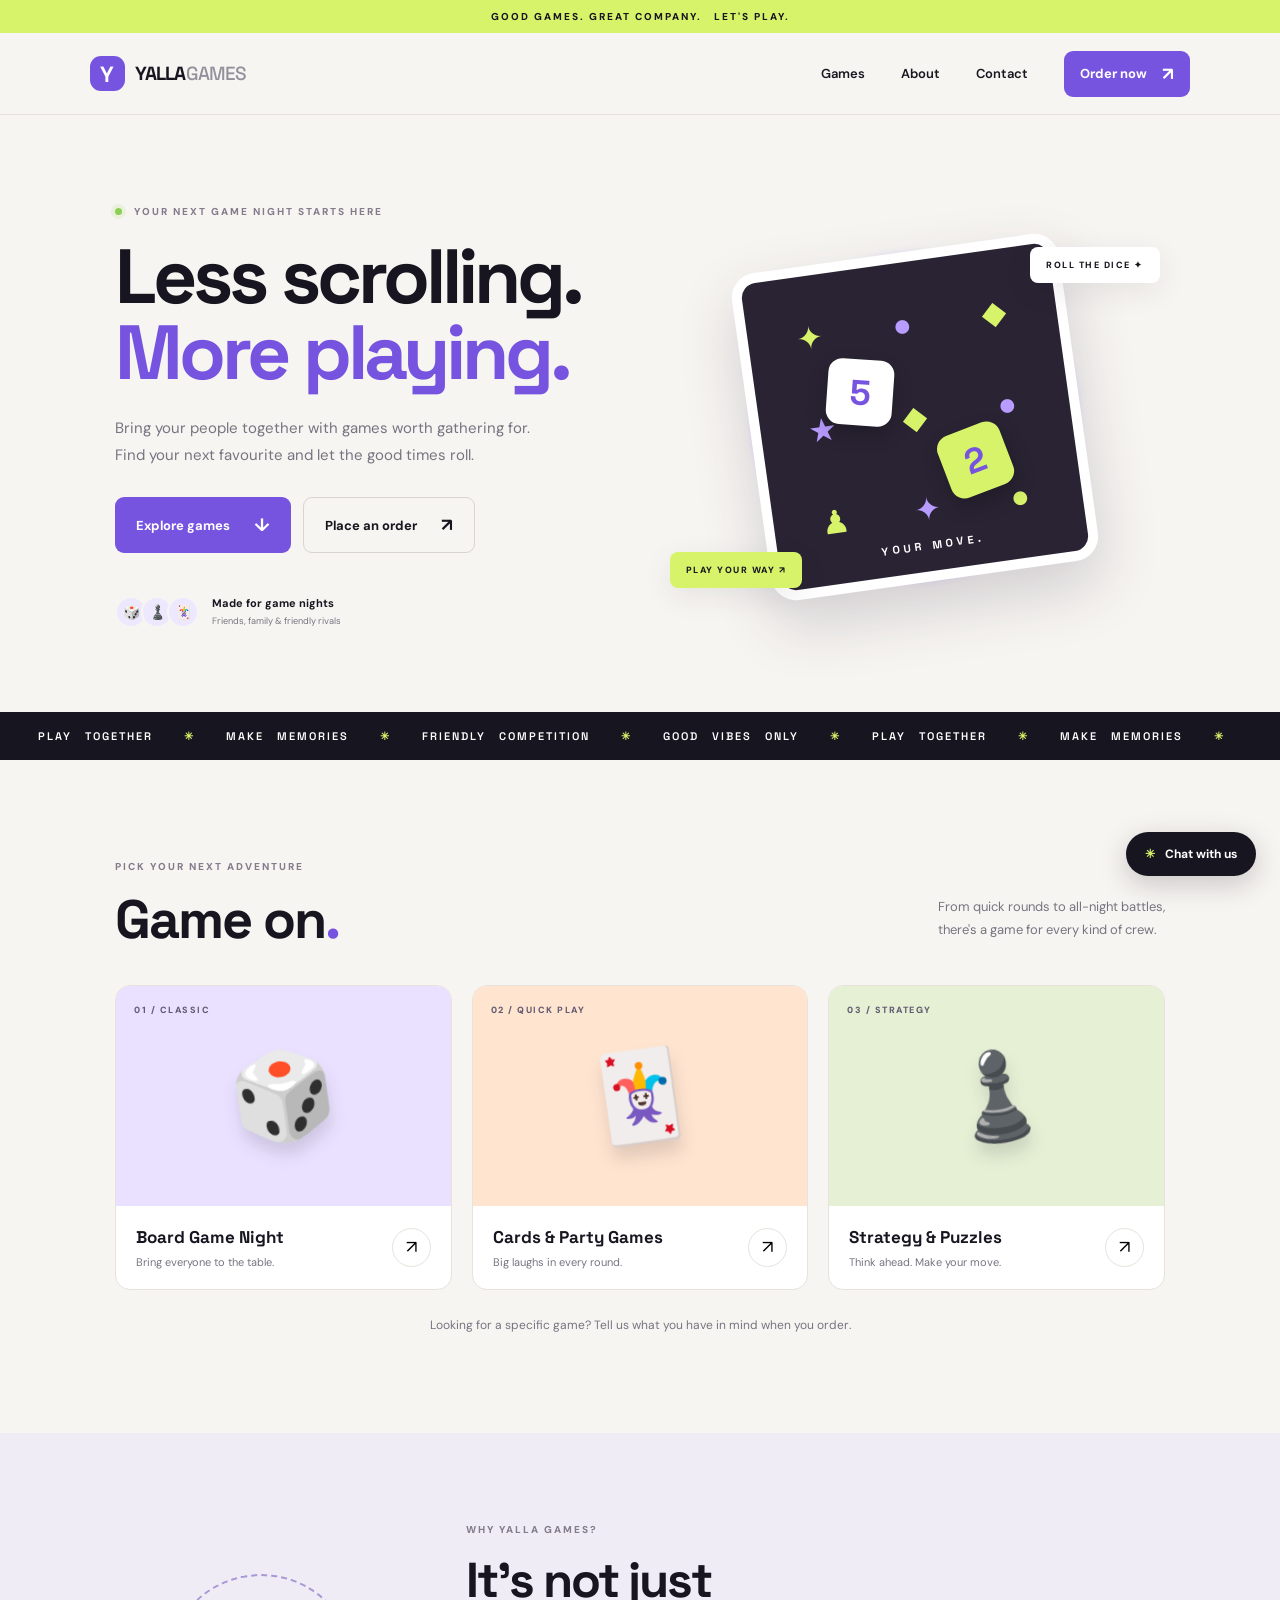
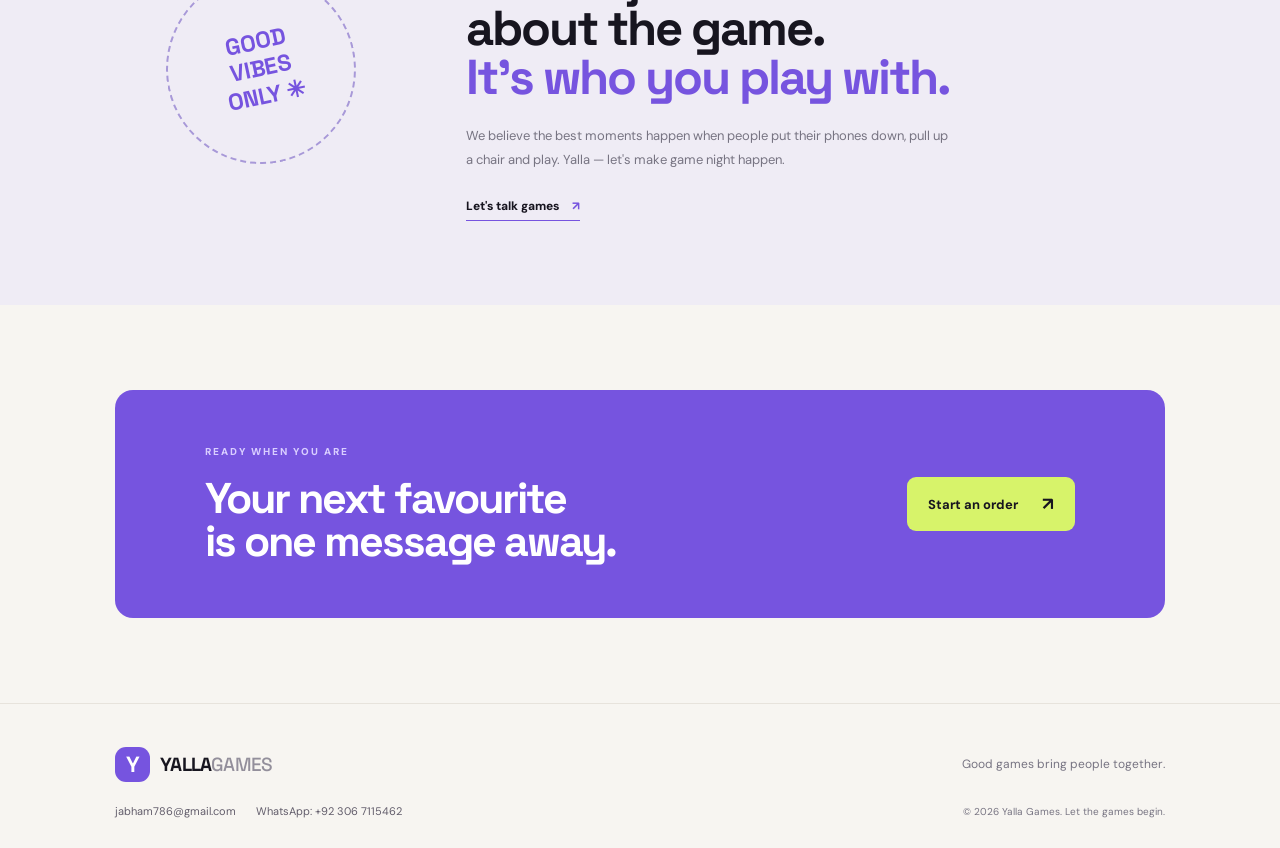
<file: index.html>
<!doctype html>
<html lang="en">
<head>
  <meta charset="utf-8">
  <meta name="viewport" content="width=device-width, initial-scale=1">
  <meta name="theme-color" content="#101018">
  <meta name="description" content="Yalla Games — discover board games, connect with friends and place your order directly.">
  <title>Yalla Games — Play Together</title>
  <link rel="preconnect" href="https://fonts.googleapis.com">
  <link rel="preconnect" href="https://fonts.gstatic.com" crossorigin>
  <link href="https://fonts.googleapis.com/css2?family=DM+Sans:wght@400;500;600;700&family=Space+Grotesk:wght@500;600;700&display=swap" rel="stylesheet">
  <link rel="stylesheet" href="styles.css">
  <script src="app.js" defer></script>
</head>
<body>
  <div class="announcement">GOOD GAMES. GREAT COMPANY. <span>LET'S PLAY.</span></div>
  <header class="site-header">
    <a class="brand" href="#home" aria-label="Yalla Games home"><span class="brand-mark">Y</span><span>YALLA<span class="brand-light">GAMES</span></span></a>
    <button class="menu-toggle" id="menuToggle" aria-label="Toggle navigation" aria-expanded="false">☰</button>
    <nav class="nav-links" id="navLinks">
      <a href="#games">Games</a><a href="#about">About</a><a href="#contact">Contact</a>
      <button class="button button-small" data-order="General order">Order now <span>↗</span></button>
    </nav>
  </header>

  <main>
    <section class="hero" id="home">
      <div class="hero-copy">
        <p class="eyebrow"><span class="pulse"></span> YOUR NEXT GAME NIGHT STARTS HERE</p>
        <h1>Less scrolling.<br><span>More playing.</span></h1>
        <p class="hero-text">Bring your people together with games worth gathering for. Find your next favourite and let the good times roll.</p>
        <div class="hero-actions"><a class="button" href="#games">Explore games <span>↓</span></a><button class="button button-ghost" data-order="General order">Place an order <span>↗</span></button></div>
        <div class="hero-proof"><div class="avatar-stack"><i>🎲</i><i>♟️</i><i>🃏</i></div><p><strong>Made for game nights</strong><br><small>Friends, family & friendly rivals</small></p></div>
      </div>
      <div class="hero-art" aria-label="Board game inspired illustration">
        <div class="art-glow"></div><div class="floating-tag tag-top">ROLL THE DICE ✦</div>
        <div class="game-board"><div class="board-grid"><span>✦</span><span>●</span><span>◆</span><span>★</span><span>◆</span><span>●</span><span>♟</span><span>✦</span><span>●</span></div><div class="dice dice-one">5</div><div class="dice dice-two">2</div><div class="board-caption">YOUR MOVE.</div></div>
        <div class="floating-tag tag-bottom">PLAY YOUR WAY ↗</div>
      </div>
    </section>

    <section class="ticker" aria-label="Yalla Games highlights"><div>PLAY TOGETHER <b>✳</b> MAKE MEMORIES <b>✳</b> FRIENDLY COMPETITION <b>✳</b> GOOD VIBES ONLY <b>✳</b> PLAY TOGETHER <b>✳</b> MAKE MEMORIES <b>✳</b></div></section>

    <section class="section games-section" id="games">
      <div class="section-heading"><div><p class="eyebrow">PICK YOUR NEXT ADVENTURE</p><h2>Game on<span>.</span></h2></div><p>From quick rounds to all-night battles,<br>there's a game for every kind of crew.</p></div>
      <div class="game-grid">
        <article class="game-card game-purple"><div class="game-visual"><span class="visual-symbol">🎲</span><span class="visual-label">01 / CLASSIC</span></div><div class="game-info"><div><h3>Board Game Night</h3><p>Bring everyone to the table.</p></div><button class="round-arrow" data-order="Board Game Night" aria-label="Order Board Game Night">↗</button></div></article>
        <article class="game-card game-orange"><div class="game-visual"><span class="visual-symbol">🃏</span><span class="visual-label">02 / QUICK PLAY</span></div><div class="game-info"><div><h3>Cards & Party Games</h3><p>Big laughs in every round.</p></div><button class="round-arrow" data-order="Cards & Party Games" aria-label="Order Cards and Party Games">↗</button></div></article>
        <article class="game-card game-green"><div class="game-visual"><span class="visual-symbol">♟️</span><span class="visual-label">03 / STRATEGY</span></div><div class="game-info"><div><h3>Strategy & Puzzles</h3><p>Think ahead. Make your move.</p></div><button class="round-arrow" data-order="Strategy & Puzzles" aria-label="Order Strategy and Puzzles">↗</button></div></article>
      </div>
      <p class="catalog-note">Looking for a specific game? Tell us what you have in mind when you order.</p>
    </section>

    <section class="about-section" id="about"><div class="about-stamp">GOOD<br>VIBES<br>ONLY ✳</div><div><p class="eyebrow">WHY YALLA GAMES?</p><h2>It's not just<br>about the game.<br><span>It's who you play with.</span></h2><p class="about-copy">We believe the best moments happen when people put their phones down, pull up a chair and play. Yalla — let's make game night happen.</p><a class="text-link" href="#contact">Let's talk games <span>↗</span></a></div></section>

    <section class="order-banner" id="contact"><div><p class="eyebrow">READY WHEN YOU ARE</p><h2>Your next favourite<br>is one message away.</h2></div><button class="button button-light" data-order="General order">Start an order <span>↗</span></button></section>
  </main>

  <footer class="footer"><a class="brand" href="#home"><span class="brand-mark">Y</span><span>YALLA<span class="brand-light">GAMES</span></span></a><p>Good games bring people together.</p><div class="footer-contact"><a href="mailto:jabham786@gmail.com">jabham786@gmail.com</a><a href="https://wa.me/923067115462" target="_blank" rel="noopener noreferrer">WhatsApp: +92 306 7115462</a></div><small>© <span id="year"></span> Yalla Games. Let the games begin.</small></footer>

  <div class="modal-backdrop" id="orderModal" hidden>
    <section class="order-modal" role="dialog" aria-modal="true" aria-labelledby="orderTitle">
      <button class="modal-close" id="closeModal" aria-label="Close order form">×</button>
      <p class="eyebrow">LET'S GET YOUR ORDER STARTED</p><h2 id="orderTitle">Make your move<span>.</span></h2>
      <p class="modal-intro">Share your details. We'll save your request and give you a private reference to track its confirmation. You can then contact our team on WhatsApp.</p>
      <form id="orderForm">
        <label for="customerName">Your name</label><input id="customerName" name="name" autocomplete="name" required placeholder="Enter your name">
        <label for="customerPhone">Your WhatsApp number</label><input id="customerPhone" name="phone" autocomplete="tel" required placeholder="+92 3XX XXXXXXX">
        <label for="gameChoice">What would you like?</label><input id="gameChoice" name="game" required placeholder="Game or product name">
        <div class="form-row"><div><label for="quantity">Quantity</label><input id="quantity" name="quantity" type="number" min="1" max="99" value="1" required></div><div><label for="emailAddress">Email (optional)</label><input id="emailAddress" name="email" type="email" placeholder="you@example.com"></div></div>
        <label for="orderNotes">Extra details (optional)</label><textarea id="orderNotes" name="notes" rows="3" placeholder="Any preferences or questions?"></textarea>
        <button class="button form-submit" type="submit">Submit order request <span>↗</span></button>
        <p class="form-footnote">No payment is taken here. Your order is not confirmed until Yalla Games replies.</p>
      </form>
      <div id="orderResult" class="order-result" role="status" hidden></div>
      <div class="status-check">
        <h3>Already placed an order?</h3>
        <p>Use your order reference and private access token to check its latest status.</p>
        <form id="statusForm">
          <label for="statusReference">Order reference</label><input id="statusReference" required placeholder="YG-YYMMDD-XXXXXXXX">
          <label for="statusToken">Private access token</label><input id="statusToken" type="password" autocomplete="off" placeholder="Paste your private token">
          <button class="button" type="submit">Check order status</button>
          <p id="statusResult" role="status"></p>
        </form>
      </div>
    </section>
  </div>

  <aside class="chat-widget" aria-label="Yalla Order Assistant">
    <div class="chat-panel" id="chatPanel" hidden>
      <div class="chat-header"><div class="chat-avatar">Y</div><div><strong>Yalla Order Assistant</strong><small><span class="online-dot"></span> Here to help</small></div><button id="chatClose" aria-label="Close chat">×</button></div>
      <div class="chat-messages" id="chatMessages" aria-live="polite"><div class="message assistant">Hey there! 👋 Welcome to Yalla Games. Looking for a game, or ready to place an order?</div></div>
      <div class="chat-suggestions"><button data-chat="I want to place an order">Place an order</button><button data-chat="How do I contact you?">Contact details</button></div>
      <form id="chatForm" class="chat-input"><input id="chatInput" aria-label="Type your message" placeholder="Type a message..." autocomplete="off"><button aria-label="Send message">➤</button></form>
    </div>
    <button class="chat-launcher" id="chatLauncher" aria-expanded="false"><span>✳</span> Chat with us</button>
  </aside>
</body>
</html>
</file>
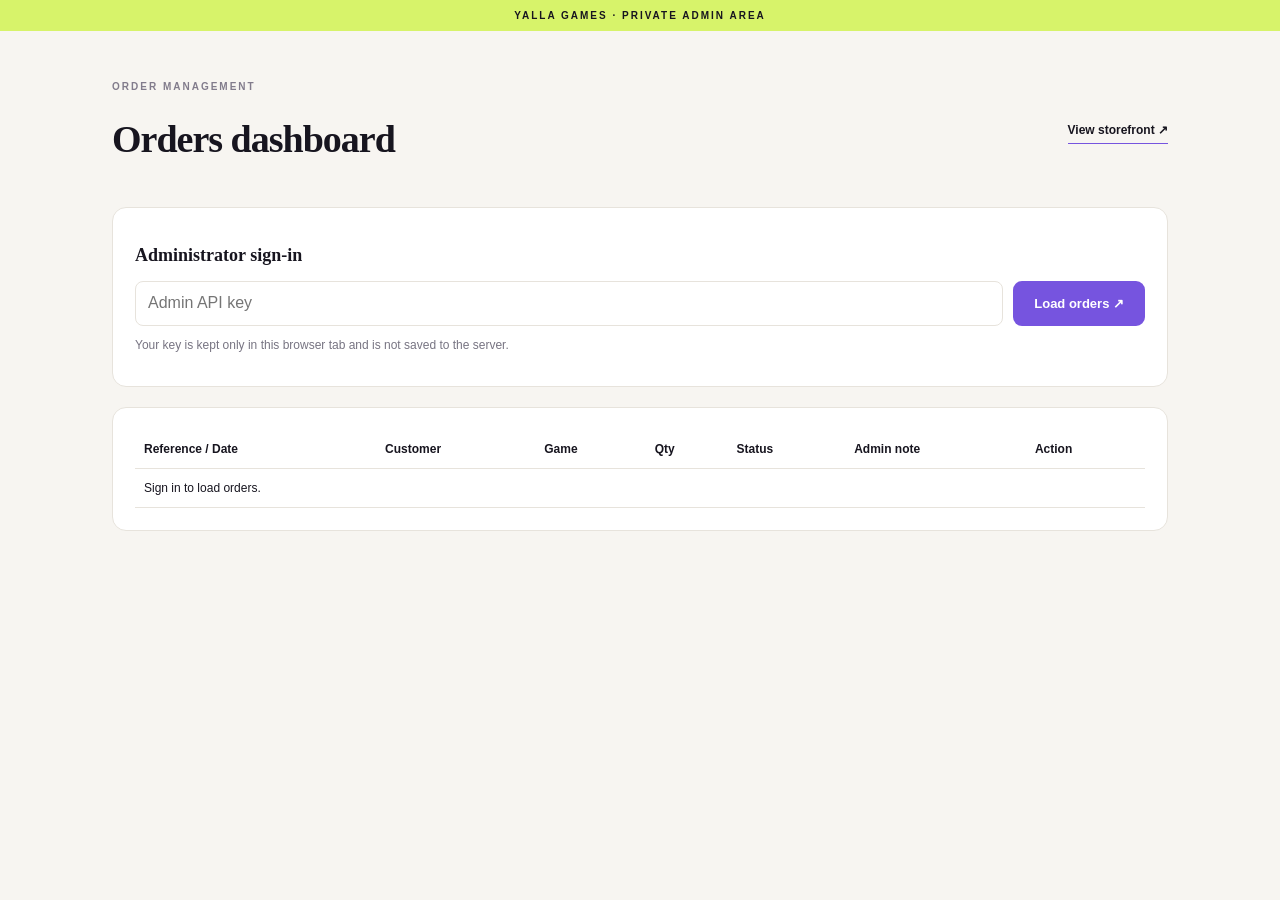
<file: admin.html>
<!doctype html>
<html lang="en"><head><meta charset="utf-8"><meta name="viewport" content="width=device-width,initial-scale=1"><meta name="robots" content="noindex,nofollow"><title>Yalla Games — Order Admin</title><link rel="stylesheet" href="styles.css"><style>
.admin-wrap{max-width:1100px;margin:50px auto;padding:0 22px}.admin-head{display:flex;justify-content:space-between;align-items:center;gap:16px;flex-wrap:wrap}.admin-head h1{font:700 38px 'Space Grotesk';letter-spacing:-1px}.admin-panel{background:#fff;border:1px solid var(--line);border-radius:14px;padding:22px;margin:20px 0}.admin-form{display:flex;gap:10px;flex-wrap:wrap}.admin-form input{flex:1;min-width:230px;border:1px solid var(--line);padding:12px;border-radius:8px}.admin-table{width:100%;border-collapse:collapse;font-size:12px}.admin-table th,.admin-table td{text-align:left;padding:12px 9px;border-bottom:1px solid var(--line);vertical-align:top}.admin-table select,.admin-table input{padding:8px;border:1px solid var(--line);border-radius:6px}.admin-table button{border:0;background:var(--purple);color:#fff;padding:8px 10px;border-radius:6px;cursor:pointer}.status{font-weight:700;text-transform:capitalize}.notice{font-size:12px;color:var(--muted);margin-top:12px}.table-scroll{overflow-x:auto}@media(max-width:650px){.admin-head h1{font-size:30px}.admin-table{min-width:780px}}
</style></head><body><div class="announcement">YALLA GAMES · PRIVATE ADMIN AREA</div><main class="admin-wrap"><div class="admin-head"><div><p class="eyebrow">ORDER MANAGEMENT</p><h1>Orders dashboard</h1></div><a class="text-link" href="index.html">View storefront ↗</a></div><section class="admin-panel"><h2 style="font:600 18px 'Space Grotesk'">Administrator sign-in</h2><form id="loginForm" class="admin-form"><input id="adminKey" type="password" autocomplete="current-password" placeholder="Admin API key" required><button class="button" type="submit">Load orders ↗</button></form><p id="notice" class="notice" role="status">Your key is kept only in this browser tab and is not saved to the server.</p></section><section class="admin-panel"><div class="table-scroll"><table class="admin-table"><thead><tr><th>Reference / Date</th><th>Customer</th><th>Game</th><th>Qty</th><th>Status</th><th>Admin note</th><th>Action</th></tr></thead><tbody id="ordersBody"><tr><td colspan="7">Sign in to load orders.</td></tr></tbody></table></div></section></main><script src="admin.js" defer></script></body></html>
</file>
<file: styles.css>
:root{--ink:#17151f;--muted:#777482;--paper:#f7f5f1;--purple:#7654df;--lime:#d7f36a;--line:#e7e3dc}*{box-sizing:border-box}html{scroll-behavior:smooth}body{margin:0;background:var(--paper);color:var(--ink);font-family:"DM Sans",sans-serif}button,input,textarea{font:inherit}button,a{-webkit-tap-highlight-color:transparent}a{color:inherit;text-decoration:none}.announcement{padding:10px 5%;background:var(--lime);text-align:center;font-size:10px;font-weight:800;letter-spacing:2px}.announcement span{margin-left:8px}.site-header{height:82px;padding:0 7%;display:flex;align-items:center;justify-content:space-between;border-bottom:1px solid var(--line)}.brand{display:flex;align-items:center;gap:10px;font:700 19px "Space Grotesk",sans-serif;letter-spacing:-.8px}.brand-mark{width:35px;height:35px;border-radius:11px;background:var(--purple);color:white;display:grid;place-items:center;font-size:22px}.brand-light{font-weight:500;color:#938f9b}.nav-links{display:flex;align-items:center;gap:36px;font-size:13px;font-weight:600}.nav-links>a:hover,.footer a:hover{color:var(--purple)}.button{border:0;border-radius:9px;background:var(--purple);color:white;padding:15px 21px;font-weight:700;font-size:13px;display:inline-flex;align-items:center;gap:24px;justify-content:center;cursor:pointer;transition:transform .2s,background .2s}.button:hover{transform:translateY(-2px);background:#6240ca}.button span{font-size:18px}.button-small{padding:11px 16px;gap:15px}.button-ghost{background:transparent;color:var(--ink);border:1px solid #d9d5ce}.button-ghost:hover{background:white;color:var(--ink)}.menu-toggle{display:none;border:0;background:none;font-size:25px}.hero{padding:90px 9% 84px;display:grid;grid-template-columns:1fr 1fr;align-items:center;gap:50px;min-height:570px;overflow:hidden}.eyebrow{font-size:10px;letter-spacing:2px;font-weight:800;color:#827c8c;margin:0 0 20px}.pulse{display:inline-block;width:7px;height:7px;background:#8dcf54;border-radius:50%;margin-right:8px;box-shadow:0 0 0 4px #8dcf5422}.hero h1,.section-heading h2,.about-section h2,.order-banner h2{font:700 clamp(48px,6vw,78px)/.99 "Space Grotesk",sans-serif;letter-spacing:-4px;margin:0}.hero h1 span,.about-section h2 span{color:var(--purple)}.hero-text{max-width:440px;color:var(--muted);line-height:1.8;font-size:15px;margin:25px 0 28px}.hero-actions{display:flex;gap:12px;flex-wrap:wrap}.hero-proof{display:flex;align-items:center;gap:13px;margin-top:42px}.avatar-stack{display:flex}.avatar-stack i{font-style:normal;width:32px;height:32px;border:2px solid var(--paper);border-radius:50%;background:#eee8ff;display:grid;place-items:center;margin-left:-6px;font-size:14px}.avatar-stack i:first-child{margin-left:0}.hero-proof p{font-size:11px;line-height:1.5;margin:0}.hero-proof small{color:var(--muted)}.hero-art{height:390px;position:relative;display:grid;place-items:center}.art-glow{position:absolute;width:330px;height:330px;background:#e7defe;border-radius:50%;filter:blur(3px)}.game-board{position:relative;width:min(330px,80%);aspect-ratio:1;background:#292333;border:10px solid white;border-radius:25px;box-shadow:0 25px 60px #32254c30;transform:rotate(-8deg);padding:22px;display:flex;align-items:center;justify-content:center}.board-grid{display:grid;grid-template-columns:repeat(3,1fr);gap:13px;width:100%;height:100%;align-items:center;justify-items:center;color:var(--lime);font-size:32px}.board-grid span:nth-child(2n){color:#b99cff}.dice{position:absolute;width:66px;height:66px;border-radius:14px;background:#fff;box-shadow:0 9px 20px #0003;display:grid;place-items:center;color:var(--purple);font:700 35px "Space Grotesk",sans-serif}.dice-one{top:29%;left:23%;transform:rotate(12deg)}.dice-two{bottom:23%;right:22%;background:var(--lime);transform:rotate(-13deg)}.board-caption{position:absolute;bottom:19px;color:#fff;font:700 11px "Space Grotesk";letter-spacing:4px}.floating-tag{position:absolute;z-index:2;background:white;padding:12px 16px;border-radius:8px;font-size:9px;font-weight:800;letter-spacing:1.5px;box-shadow:0 8px 30px #241a3215}.tag-top{top:25px;right:1%}.tag-bottom{bottom:24px;left:1%;background:var(--lime)}.ticker{overflow:hidden;background:var(--ink);color:white;padding:17px 0;white-space:nowrap;font:600 11px "Space Grotesk";letter-spacing:2px}.ticker div{word-spacing:8px;text-align:center}.ticker b{color:var(--lime);padding:0 18px}.section{padding:100px 9%}.section-heading{display:flex;justify-content:space-between;align-items:end;margin-bottom:38px}.section-heading h2{font-size:54px;letter-spacing:-2px}.section-heading h2 span,.order-modal h2 span{color:var(--purple)}.section-heading>p{color:var(--muted);font-size:13px;line-height:1.8;margin:0 0 5px}.game-grid{display:grid;grid-template-columns:repeat(3,1fr);gap:20px}.game-card{background:white;border:1px solid var(--line);border-radius:15px;overflow:hidden;transition:transform .25s,box-shadow .25s}.game-card:hover{transform:translateY(-5px);box-shadow:0 15px 35px #27202b10}.game-visual{height:220px;display:grid;place-items:center;position:relative;overflow:hidden}.game-purple .game-visual{background:#e9e1ff}.game-orange .game-visual{background:#ffe4cf}.game-green .game-visual{background:#e5f0d5}.visual-symbol{font-size:85px;filter:drop-shadow(0 12px 8px #211a2822);transform:rotate(-8deg)}.visual-label{position:absolute;top:18px;left:18px;font-size:9px;font-weight:800;letter-spacing:1.5px;color:#625a70}.game-info{padding:20px;display:flex;align-items:center;justify-content:space-between}.game-info h3{font:700 17px "Space Grotesk";margin:0 0 7px}.game-info p{font-size:11px;color:var(--muted);margin:0}.round-arrow{width:39px;height:39px;border:1px solid var(--line);border-radius:50%;background:white;font-size:18px;cursor:pointer}.round-arrow:hover{background:var(--purple);color:white}.catalog-note{text-align:center;color:var(--muted);font-size:12px;margin:27px 0 0}.about-section{background:#efecf5;padding:90px 13%;display:grid;grid-template-columns:230px 1fr;gap:70px;align-items:center}.about-stamp{width:190px;height:190px;border:2px dashed #a899d8;border-radius:50%;display:grid;place-content:center;text-align:center;color:var(--purple);font:700 23px/1.2 "Space Grotesk";transform:rotate(-12deg)}.about-section h2{font-size:49px;letter-spacing:-2px}.about-copy{max-width:490px;color:var(--muted);line-height:1.8;font-size:13px;margin:23px 0}.text-link{font-size:12px;font-weight:800;border-bottom:1px solid var(--purple);padding-bottom:6px}.text-link span{margin-left:10px;color:var(--purple)}.order-banner{margin:85px 9%;border-radius:18px;background:var(--purple);color:white;padding:55px 7%;display:flex;justify-content:space-between;align-items:center;gap:25px}.order-banner .eyebrow{color:#d9ceff}.order-banner h2{font-size:43px;letter-spacing:-2px}.button-light{background:var(--lime);color:var(--ink);white-space:nowrap}.button-light:hover{background:#e5ff8c;color:var(--ink)}.footer{padding:40px 9% 30px;display:grid;grid-template-columns:1fr 1fr;gap:20px;border-top:1px solid var(--line);align-items:center}.footer>p{font-size:12px;color:var(--muted);text-align:right}.footer-contact{display:flex;gap:20px;flex-wrap:wrap;font-size:11px;color:#625d6b}.footer>small{justify-self:end;color:var(--muted);font-size:10px}.modal-backdrop{position:fixed;inset:0;background:#171320b8;z-index:20;display:grid;place-items:center;padding:20px;overflow-y:auto}.modal-backdrop[hidden],.chat-panel[hidden]{display:none}.order-modal{position:relative;background:var(--paper);width:min(100%,520px);max-height:calc(100vh - 40px);overflow-y:auto;border-radius:17px;padding:35px}.modal-close{position:absolute;right:20px;top:16px;border:0;background:none;font-size:28px;cursor:pointer;color:var(--muted)}.order-modal h2{font:700 36px "Space Grotesk";letter-spacing:-1.5px;margin:0}.modal-intro{font-size:12px;line-height:1.7;color:var(--muted);margin:12px 0 22px}.order-modal form label{display:block;font-size:11px;font-weight:700;margin:13px 0 7px}.order-modal input,.order-modal textarea{width:100%;border:1px solid #ddd8e1;background:white;border-radius:8px;padding:12px;font-size:12px;outline:none}.order-modal input:focus,.order-modal textarea:focus{border-color:var(--purple);box-shadow:0 0 0 3px #7654df1b}.order-modal textarea{resize:vertical}.form-row{display:grid;grid-template-columns:1fr 1fr;gap:13px}.form-submit{width:100%;margin-top:20px}.form-footnote{text-align:center;color:var(--muted);font-size:10px;line-height:1.5}.chat-widget{position:fixed;right:24px;bottom:24px;z-index:15}.chat-launcher{border:0;background:var(--ink);color:white;border-radius:30px;padding:14px 19px;box-shadow:0 8px 28px #17132035;cursor:pointer;font-size:12px;font-weight:700}.chat-launcher span{color:var(--lime);margin-right:7px}.chat-panel{width:min(350px,calc(100vw - 32px));height:440px;background:white;border-radius:15px;box-shadow:0 15px 60px #17132030;overflow:hidden;margin-bottom:12px;display:flex;flex-direction:column}.chat-header{background:var(--ink);color:white;padding:15px;display:flex;align-items:center;gap:10px}.chat-avatar{width:35px;height:35px;background:var(--purple);border-radius:11px;display:grid;place-items:center;font:700 20px "Space Grotesk"}.chat-header strong{font-size:12px;display:block}.chat-header small{font-size:10px;color:#c3bdce}.online-dot{display:inline-block;width:6px;height:6px;border-radius:50%;background:#9fe26e;margin-right:4px}.chat-header>button{margin-left:auto;border:0;background:none;color:white;font-size:24px;cursor:pointer}.chat-messages{padding:15px;display:flex;flex-direction:column;gap:10px;overflow-y:auto;flex:1;background:#faf9fc}.message{max-width:88%;padding:11px 12px;border-radius:12px;font-size:11px;line-height:1.6}.message.assistant{background:white;border:1px solid var(--line);align-self:flex-start}.message.user{background:#eee8ff;align-self:flex-end}.chat-suggestions{padding:8px 12px;display:flex;gap:7px;flex-wrap:wrap}.chat-suggestions button{border:1px solid #d9d0f5;background:white;color:var(--purple);padding:7px 9px;border-radius:20px;font-size:10px;cursor:pointer}.chat-input{padding:10px;border-top:1px solid var(--line);display:flex;gap:8px}.chat-input input{min-width:0;flex:1;border:1px solid var(--line);border-radius:20px;padding:10px 13px;font-size:11px;outline:none}.chat-input button{width:36px;border:0;border-radius:50%;background:var(--purple);color:white;cursor:pointer}@media(max-width:800px){.site-header{height:70px;padding:0 5%}.menu-toggle{display:block}.nav-links{display:none;position:absolute;z-index:10;top:122px;left:0;right:0;background:var(--paper);padding:22px 6%;border-bottom:1px solid var(--line);flex-direction:column;align-items:stretch;gap:20px}.nav-links.open{display:flex}.hero{padding:65px 7%;grid-template-columns:1fr;gap:20px}.hero-art{height:330px;grid-row:1}.hero-copy{grid-row:2}.section{padding:75px 7%}.game-grid{grid-template-columns:1fr 1fr}.game-card:last-child{grid-column:span 2}.about-section{padding:70px 8%;grid-template-columns:1fr;gap:35px}.about-stamp{width:130px;height:130px;font-size:17px}.order-banner{margin:60px 6%;padding:40px 7%;align-items:flex-start;flex-direction:column}.footer{padding:35px 7%}}@media(max-width:520px){.announcement{font-size:8px}.hero h1{font-size:57px}.hero-art{height:280px}.game-board{width:260px;padding:16px}.board-grid{font-size:25px;gap:7px}.dice{width:54px;height:54px}.section-heading{display:block}.section-heading>p{margin-top:15px}.section-heading h2{font-size:46px}.game-grid{grid-template-columns:1fr}.game-card:last-child{grid-column:auto}.game-visual{height:190px}.about-section h2{font-size:40px}.order-banner h2{font-size:35px}.footer{grid-template-columns:1fr}.footer>p,.footer>small{justify-self:start;text-align:left}.form-row{grid-template-columns:1fr}.order-modal{padding:28px 22px}.chat-widget{right:14px;bottom:14px}}
.order-result{margin-top:16px;padding:14px;border:1px solid #b8d99d;background:#f0f8e9;border-radius:9px;font-size:12px;line-height:1.6;overflow-wrap:anywhere}.order-result.error{border-color:#e5b5b5;background:#fff0f0;color:#8a2727}.order-result .button{margin-top:8px}.status-check{border-top:1px solid var(--line);margin-top:22px;padding-top:16px}.status-check h3{font:600 16px "Space Grotesk";margin:0 0 6px}.status-check>p,.status-check form>p{font-size:11px;color:var(--muted);line-height:1.5}.status-check form label{display:block;font-size:11px;font-weight:700;margin:10px 0 6px}.status-check input{width:100%;border:1px solid #ddd8e1;background:white;border-radius:8px;padding:11px;font-size:12px}.status-check form .button{width:100%;margin-top:12px}
</file>
